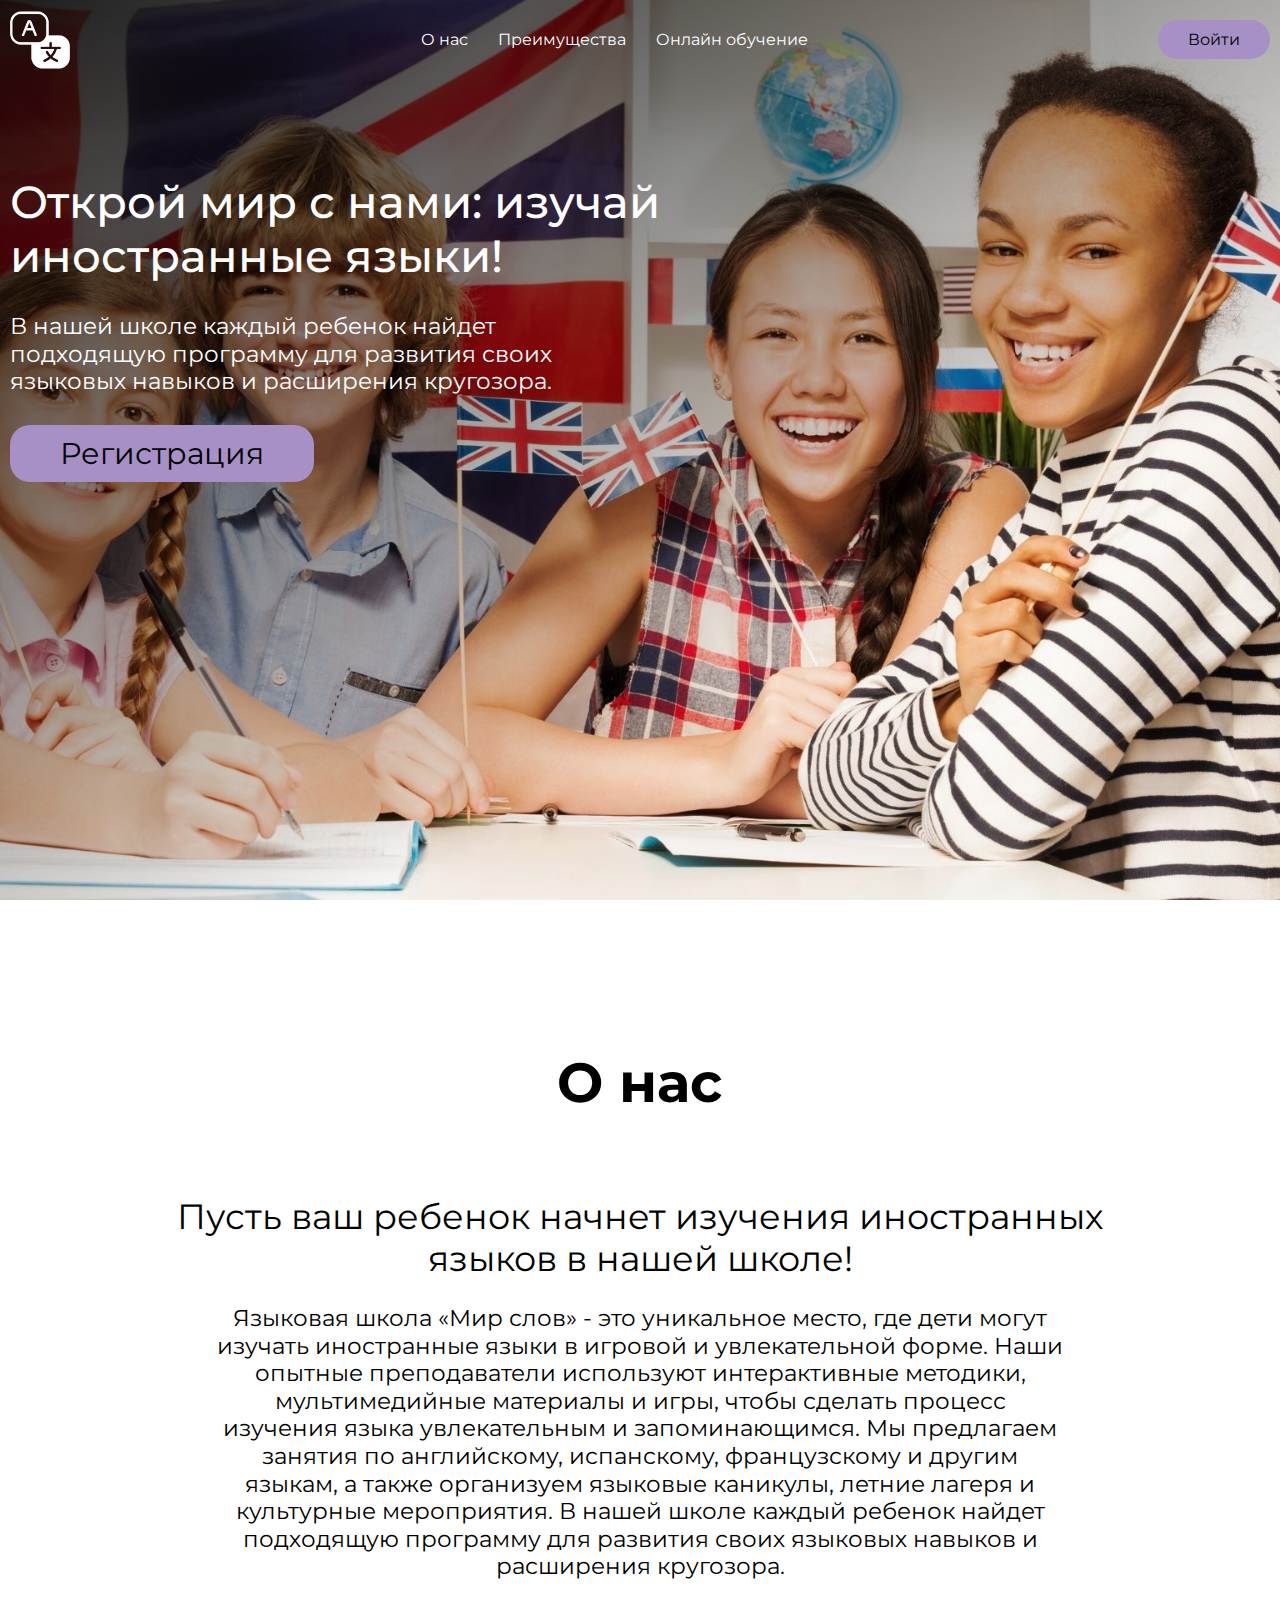
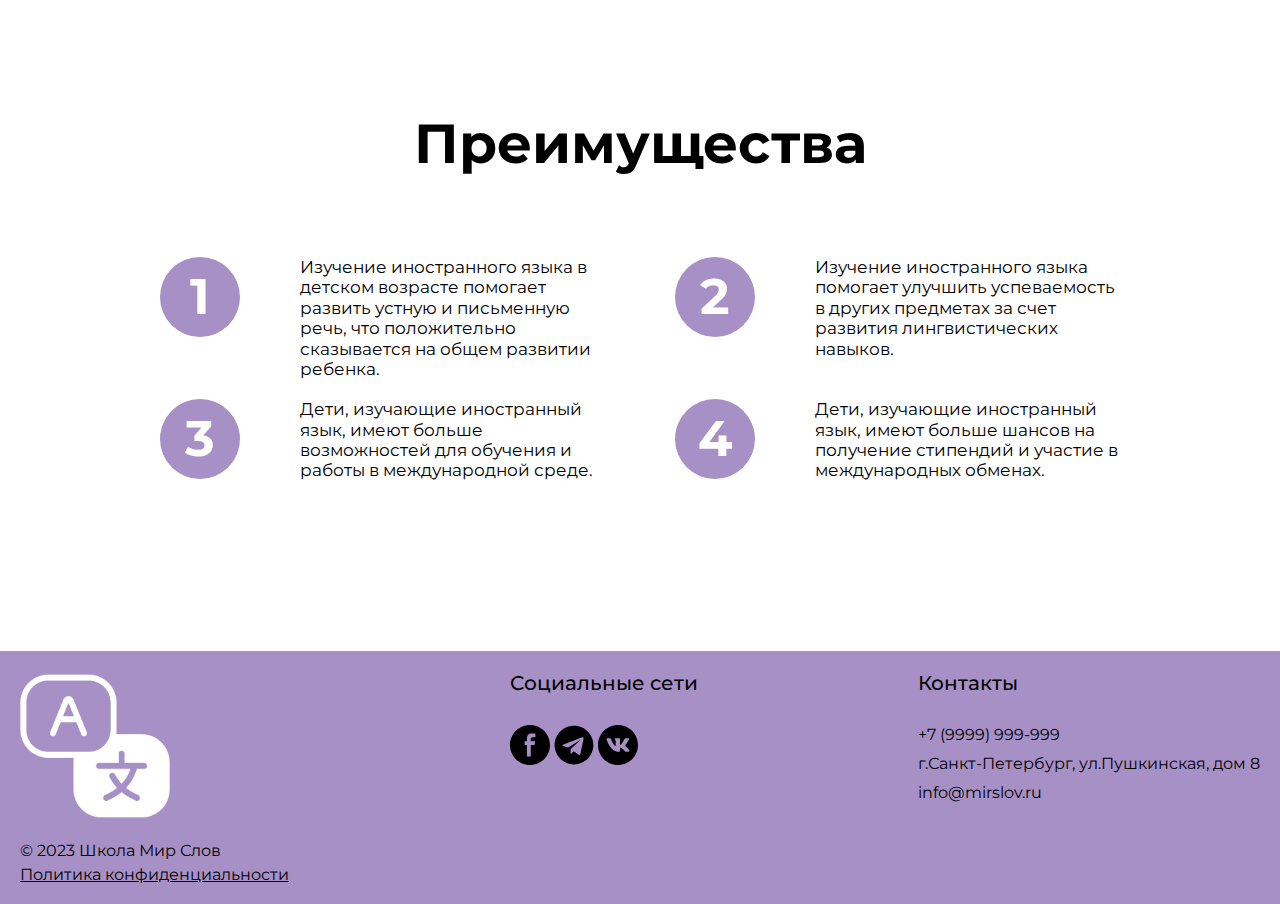
<file: index.html>
<!DOCTYPE html>
<html lang="en">
<head>
    <meta charset="UTF-8">
    <meta name="viewport" content="width=device-width, initial-scale=1.0">
    <link rel="stylesheet" href="/css/reset.css">
    <link rel="stylesheet" href="/css/style.css">
    <link rel="preconnect" href="https://fonts.googleapis.com">
    <link rel="preconnect" href="https://fonts.gstatic.com" crossorigin>
    <link href="https://fonts.googleapis.com/css2?family=Montserrat:wght@400;500&display=swap" rel="stylesheet">
    <title>Mir Slov</title>
</head>
<body>
    
    <div class="wrapper">
        <header class="header header__main">
            <div class="container">
                <div class="header__inner">
                    <a href="#" class="menu__logo">
                        <img src="/images/Logo.svg" alt="Logo" class="menu__logo">
                    </a>
                    <nav class="menu">
                        <ul class="menu__list">
                            <li class="menu__list-item"><a href="#1" class="menu__list-link">
                                О нас
                            </a></li>
                            <li class="menu__list-item"><a href="#2" class="menu__list-link">
                                Преимущества
                            </a></li>
                            <li class="menu__list-item"><a href="#" class="menu__list-link">
                                Онлайн обучение
                            </a></li>
                        </ul>
                    </nav>
                    <div class="menu__buttons">
                        <a href="login.html" class="menu__btn menu__list-link">Войти</a>
                    </div>
                </div>
            </div>
        </header>

        <main class="main">
            <section class="top">
                <div class="container">
                    <h1 class="title">
                        Открой мир с нами: изучай иностранные языки!
                    </h1>
                    <div class="subtitle">
                        <p class="subtitle__text">
                            В нашей школе каждый ребенок найдет подходящую программу для развития своих языковых навыков и расширения кругозора.
                        </p>
                    </div>
                    <div class="top__btn">
                        <a href="registration.html" class="top__btn-link">
                            Регистрация
                        </a>
                    </div>
                </div>
            </section>
            <section id="1" class="about">
                <div class="container">
                    <div class="about__inner">
                        <h1 class="title__about">
                            О нас
                        </h1>
                        <h4 class="subtitle__about">
                            Пусть ваш ребенок начнет изучения иностранных языков в нашей школе!
                        </h4>
                        <p class="subtitle__text">
                            Языковая школа «Мир слов» - это уникальное место, где дети могут изучать иностранные языки в игровой и увлекательной форме. Наши опытные преподаватели используют интерактивные методики, мультимедийные материалы и игры, чтобы сделать процесс изучения языка увлекательным и запоминающимся. Мы предлагаем занятия по английскому, испанскому, французскому и другим языкам, а также организуем языковые каникулы, летние лагеря и культурные мероприятия. В нашей школе каждый ребенок найдет подходящую программу для развития своих языковых навыков и расширения кругозора.
                        </p>
                    </div>
                </div>
            </section>
            <section id="2" class="advantages">
                <div class="container">
                    <div class="advantages__inner">
                        <h1 class="advantages__title">
                            Преимущества
                        </h1>
                        <ol class="advantages__list">
                            <li class="advantages__list-item">
                                Изучение иностранного языка в детском возрасте помогает развить устную и письменную речь, что положительно сказывается на общем развитии ребенка.
                            </li>
                            <li class="advantages__list-item">
                                Изучение иностранного языка помогает улучшить успеваемость в других предметах за счет развития лингвистических навыков.
                            </li>
                            <li class="advantages__list-item">
                                Дети, изучающие иностранный язык, имеют больше возможностей для обучения и работы в международной среде.
                            </li>
                            <li class="advantages__list-item">
                                Дети, изучающие иностранный язык, имеют больше шансов на получение стипендий и участие в международных обменах.
                            </li>
                        </ol>
                    </div>
                </div>
            </section>
        </main>

        <footer class="footer">
            <div class="container">
                <div class="footer__menu">
                    <div class="footer__left">
                        <img src="/images/Logo.svg" alt="Logo" class="footer__logo">
                        <div class="footer__menu-title">
                            <p class="footer__menu-text">
                                © 2023 Школа Мир Слов
                            </p>
                            <p class="footer__menu-policy"><a href="#" class="footer__policy-link">
                                Политика конфиденциальности
                            </a></p>
                        </div>
                    </div>
                    <div class="footer__center">
                        <h1 class="footer__title">Социальные сети</h1>
                        <nav class="footer__social">
                            <a href="#" class="footer__social-link">
                                <img src="/images/fb.svg" alt="Facebook" class="footer__img-social">
                            </a>
                            <a href="#" class="footer__social-link">
                                <img src="/images/tg.svg" alt="Telegram" class="footer__img-social">
                            </a>
                            <a href="#" class="footer__social-link">
                                <img src="/images/vk.svg" alt="Vk" class="footer__img-social">
                            </a>
                        </nav>
                    </div>
                    <div class="footer__right">
                        <h1 class="footer__right-contact">Контакты</h1>
                        <div class="footer__right-phone footer__right-link">
                            <a href="tel:+79999999999" class="footer__phone">+7 (9999) 999-999</a>
                        </div>
                        <div class="footer__right-adress footer__right-link">
                            <a href="https://www.google.com/maps/place/%D0%9F%D1%83%D1%88%D0%BA%D0%B8%D0%BD%D1%81%D0%BA%D0%B0%D1%8F+%D1%83%D0%BB.,+8,+%D0%A1%D0%B0%D0%BD%D0%BA%D1%82-%D0%9F%D0%B5%D1%82%D0%B5%D1%80%D0%B1%D1%83%D1%80%D0%B3,+191040/@59.9298218,30.3577085,17z/data=!3m1!4b1!4m6!3m5!1s0x469631a528ba69d9:0xaafe9d50c646609!8m2!3d59.9298218!4d30.3577085!16s%2Fg%2F11b8v4b1fk?entry=ttu" target="_blank" class="footer__address">г.Санкт-Петербург, ул.Пушкинская, дом 8</a>
                        </div>
                        <div class="footer__right-mail footer__right-link">
                            <a href="mailto:info@mirslov.ru" class="footer__mail">info@mirslov.ru</a>
                        </div>
                    </div>
                </div>
            </div>
        </footer>
    </div>



</body>
</html>
</file>
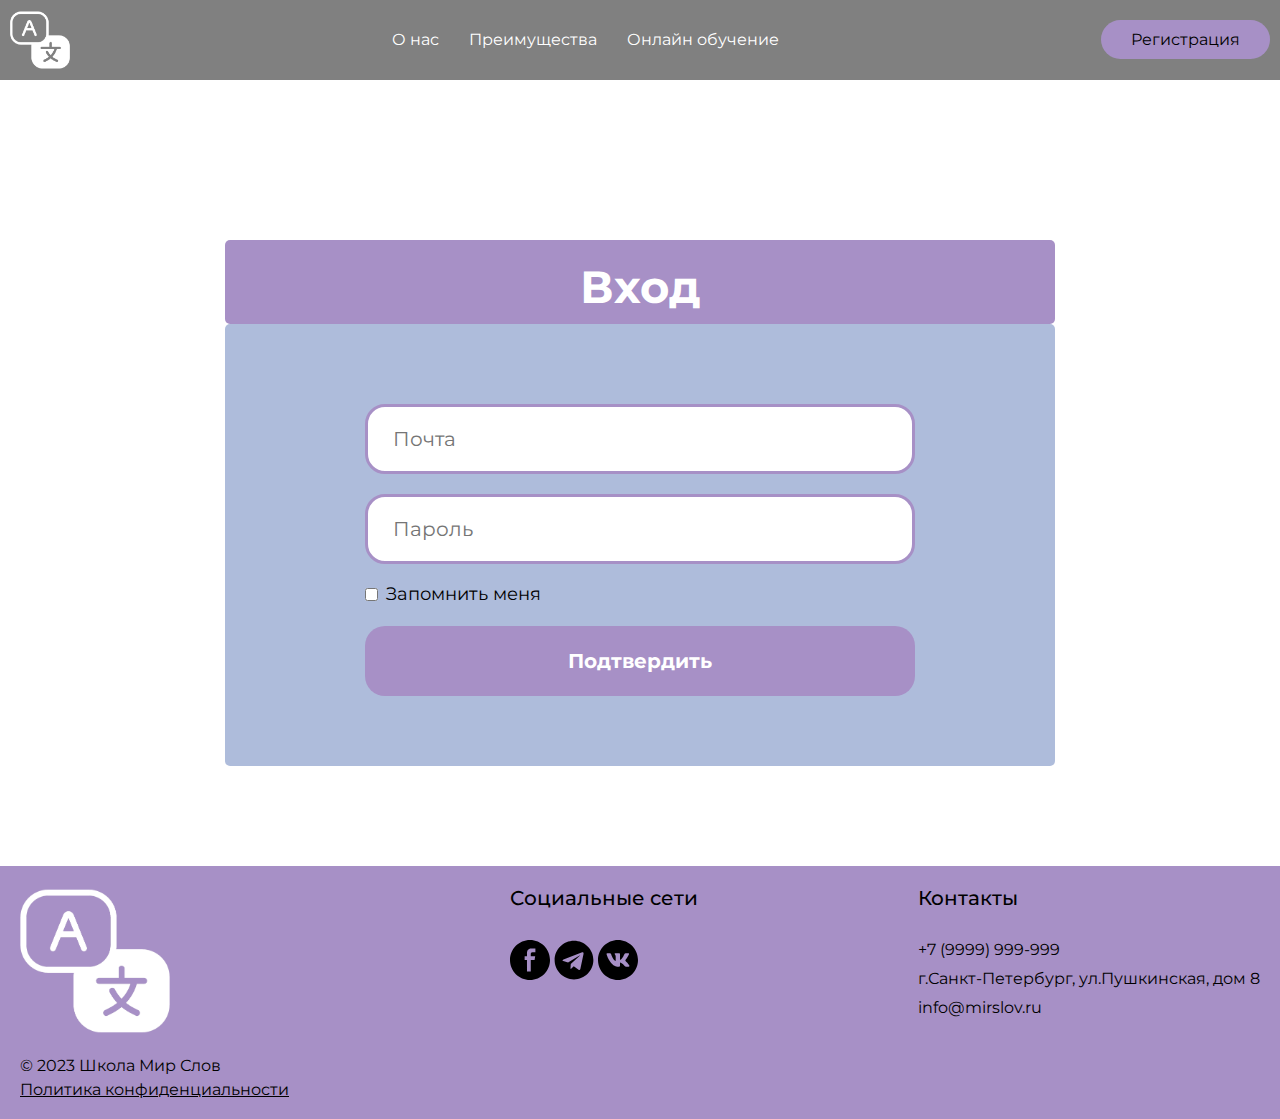
<file: login.html>
<!DOCTYPE html>
<html lang="en">
<head>
    <meta charset="UTF-8">
    <meta name="viewport" content="width=device-width, initial-scale=1.0">
    <link rel="stylesheet" href="/css/reset.css">
    <link rel="stylesheet" href="/css/style.css">
    <link rel="preconnect" href="https://fonts.googleapis.com">
    <link rel="preconnect" href="https://fonts.gstatic.com" crossorigin>
    <link href="https://fonts.googleapis.com/css2?family=Montserrat:wght@400;500&display=swap" rel="stylesheet">
    <title>Mir Slov</title>
</head>
<body>
    
    <div class="wrapper">
        <header class="header">
            <div class="container">
                <div class="header__inner">
                    <a href="index.html" class="menu__logo">
                        <img src="/images/Logo.svg" alt="Logo" class="menu__logo">
                    </a>
                    <nav class="menu">
                        <ul class="menu__list">
                            <li class="menu__list-item"><a href="#" class="menu__list-link">
                                О нас
                            </a></li>
                            <li class="menu__list-item"><a href="#" class="menu__list-link">
                                Преимущества
                            </a></li>
                            <li class="menu__list-item"><a href="#" class="menu__list-link">
                                Онлайн обучение
                            </a></li>
                        </ul>
                    </nav>
                    <div class="menu__buttons">
                        <a href="registration.html" class="menu__btn menu__list-link">Регистрация</a>
                    </div>
                </div>
            </div>
        </header>

        <main class="main">
            <section class="signing">
                <div class="container">
                    <div class="signing__inner">
                        <h1 class="signing__title">
                            Вход
                        </h1>
                        <form action="#" class="form">
                            <div class="wrapper__inner">
                                <input type="email" class="form__input" placeholder="Почта">
                                <input type="password" class="form__input" placeholder="Пароль">
                                <label class="signing__tick" for="#">
                                    <input type="checkbox" class="signing__input">
                                    Запомнить меня
                                </label>
                                <button class="signing__btn" type="submit">
                                    Подтвердить
                                </button>
                            </div>
                        </form>
                    </div>
                </div>
            </section>
        </main>

        <footer class="footer">
            <div class="container">
                <div class="footer__menu">
                    <div class="footer__left">
                        <img src="/images/Logo.svg" alt="Logo" class="footer__logo">
                        <div class="footer__menu-title">
                            <p class="footer__menu-text">
                                © 2023 Школа Мир Слов
                            </p>
                            <p class="footer__menu-policy"><a href="#" class="footer__policy-link">
                                Политика конфиденциальности
                            </a></p>
                        </div>
                    </div>
                    <div class="footer__center">
                        <h1 class="footer__title">Социальные сети</h1>
                        <nav class="footer__social">
                            <a href="#" class="footer__social-link">
                                <img src="/images/fb.svg" alt="Facebook" class="footer__img-social">
                            </a>
                            <a href="#" class="footer__social-link">
                                <img src="/images/tg.svg" alt="Telegram" class="footer__img-social">
                            </a>
                            <a href="#" class="footer__social-link">
                                <img src="/images/vk.svg" alt="Vk" class="footer__img-social">
                            </a>
                        </nav>
                    </div>
                    <div class="footer__right">
                        <h1 class="footer__right-contact">Контакты</h1>
                        <div class="footer__right-phone">
                            <a href="tel:+79999999999" class="footer__phone">+7 (9999) 999-999</a>
                        </div>
                        <div class="footer__right-adress">
                            <a href="#" class="footer__address">г.Санкт-Петербург, ул.Пушкинская, дом 8</a>
                        </div>
                        <div class="footer__right-mail">
                            <a href="mailto:info@mirslov.ru" class="footer__mail">info@mirslov.ru</a>
                        </div>
                    </div>
                </div>
            </div>
        </footer>
    </div>



</body>
</html>
</file>
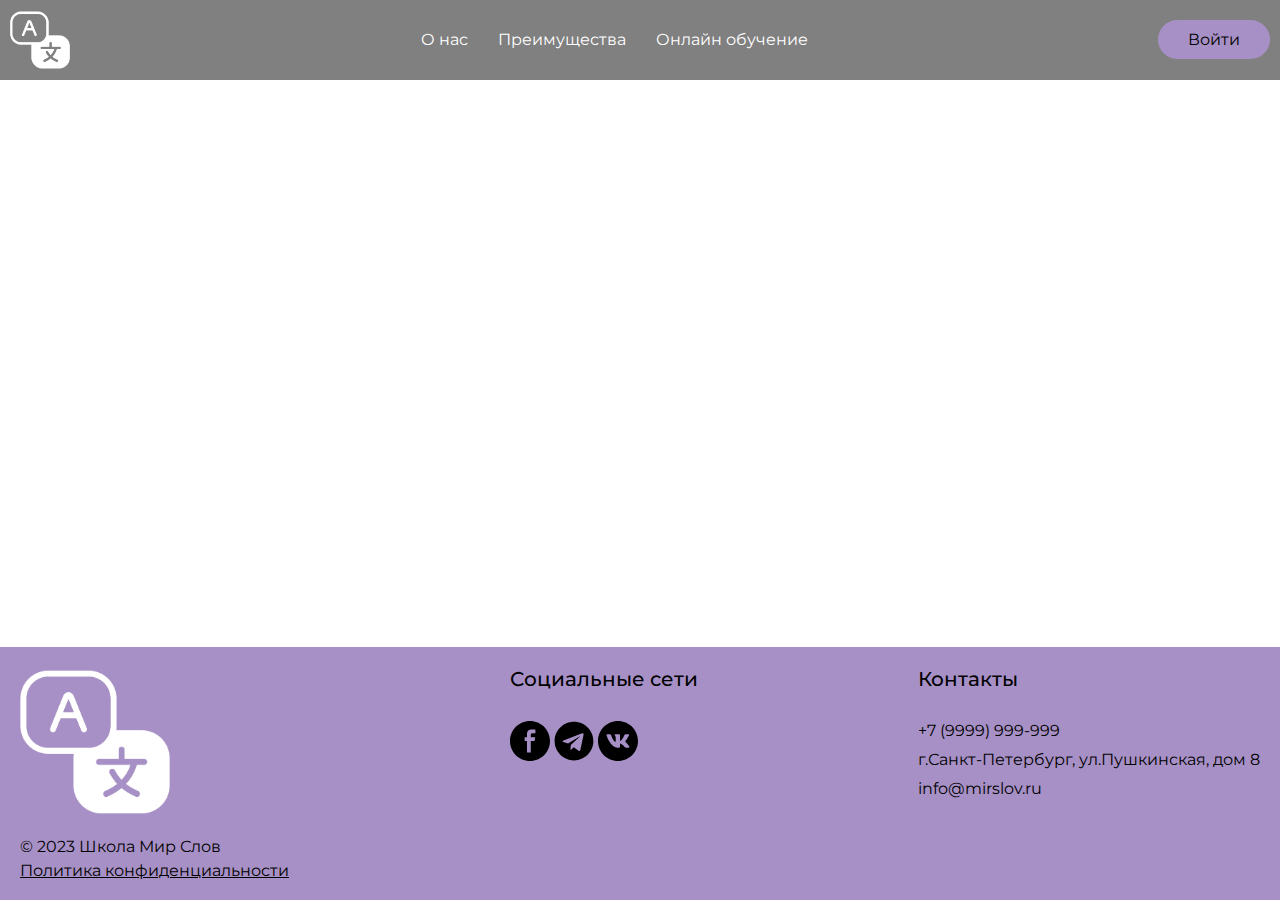
<file: online.html>
<!DOCTYPE html>
<html lang="en">
<head>
    <meta charset="UTF-8">
    <meta name="viewport" content="width=device-width, initial-scale=1.0">
    <link rel="stylesheet" href="/css/reset.css">
    <link rel="stylesheet" href="/css/style.css">
    <link rel="preconnect" href="https://fonts.googleapis.com">
    <link rel="preconnect" href="https://fonts.gstatic.com" crossorigin>
    <link href="https://fonts.googleapis.com/css2?family=Montserrat:wght@400;500&display=swap" rel="stylesheet">
    <title>Mir Slov</title>
</head>
<body>
    
    <div class="wrapper">
        <header class="header">
            <div class="container">
                <div class="header__inner">
                    <a href="#" class="menu__logo">
                        <img src="./images/Logo.svg" alt="Logo" class="menu__logo">
                    </a>
                    <nav class="menu">
                        <ul class="menu__list">
                            <li class="menu__list-item"><a href="#" class="menu__list-link">
                                О нас
                            </a></li>
                            <li class="menu__list-item"><a href="#" class="menu__list-link">
                                Преимущества
                            </a></li>
                            <li class="menu__list-item"><a href="#" class="menu__list-link">
                                Онлайн обучение
                            </a></li>
                        </ul>
                    </nav>
                    <div class="menu__buttons">
                        <a href="#" class="menu__btn menu__list-link">Войти</a>
                    </div>
                </div>
            </div>
        </header>

        <main class="main"></main>

        <footer class="footer">
            <div class="container">
                <div class="footer__menu">
                    <div class="footer__left">
                        <img src="./images/Logo.svg" alt="Logo" class="footer__logo">
                        <div class="footer__menu-title">
                            <p class="footer__menu-text">
                                © 2023 Школа Мир Слов
                            </p>
                            <p class="footer__menu-policy"><a href="#" class="footer__policy-link">
                                Политика конфиденциальности
                            </a></p>
                        </div>
                    </div>
                    <div class="footer__center">
                        <h1 class="footer__title">Социальные сети</h1>
                        <nav class="footer__social">
                            <a href="#" class="footer__social-link">
                                <img src="./images/fb.svg" alt="Facebook" class="footer__img-social">
                            </a>
                            <a href="#" class="footer__social-link">
                                <img src="./images/tg.svg" alt="Telegram" class="footer__img-social">
                            </a>
                            <a href="#" class="footer__social-link">
                                <img src="./images/vk.svg" alt="Vk" class="footer__img-social">
                            </a>
                        </nav>
                    </div>
                    <div class="footer__right">
                        <h1 class="footer__right-contact">Контакты</h1>
                        <div class="footer__right-phone">
                            <a href="tel:+79999999999" class="footer__phone">+7 (9999) 999-999</a>
                        </div>
                        <div class="footer__right-adress">
                            <a href="#" class="footer__address">г.Санкт-Петербург, ул.Пушкинская, дом 8</a>
                        </div>
                        <div class="footer__right-mail">
                            <a href="mailto:info@mirslov.ru" class="footer__mail">info@mirslov.ru</a>
                        </div>
                    </div>
                </div>
            </div>
        </footer>
    </div>



</body>
</html>
</file>
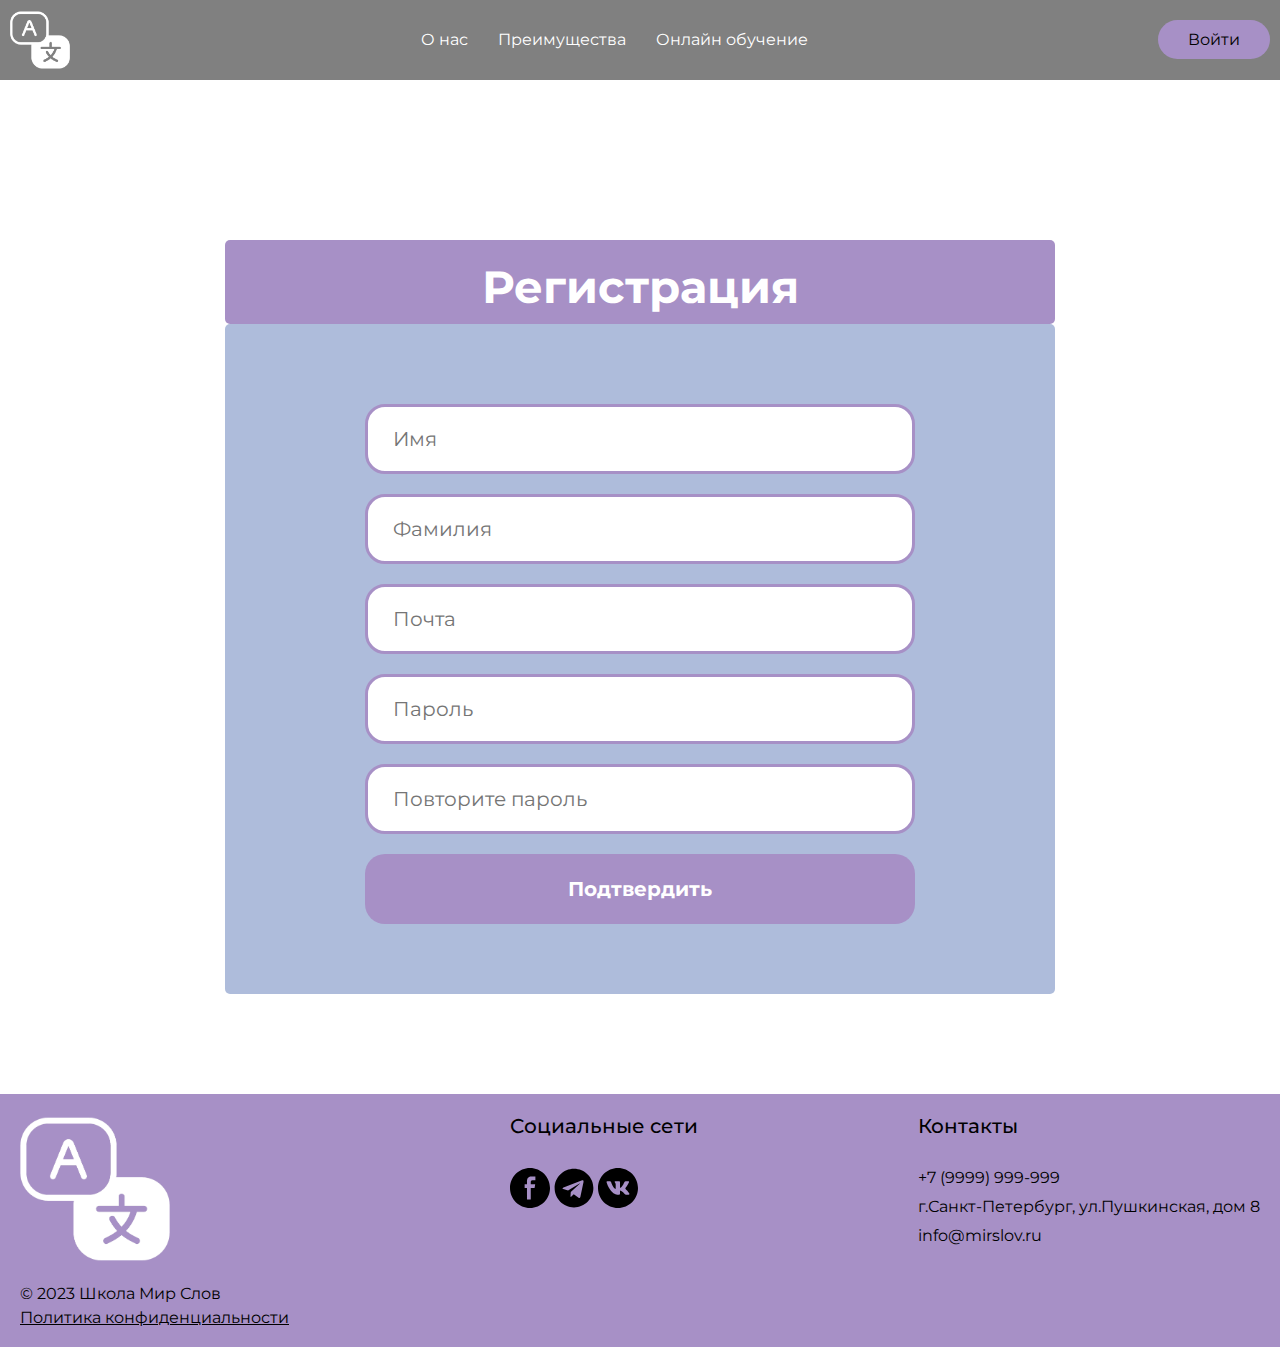
<file: registration.html>
<!DOCTYPE html>
<html lang="en">
<head>
    <meta charset="UTF-8">
    <meta name="viewport" content="width=device-width, initial-scale=1.0">
    <link rel="stylesheet" href="/css/reset.css">
    <link rel="stylesheet" href="/css/style.css">
    <link rel="preconnect" href="https://fonts.googleapis.com">
    <link rel="preconnect" href="https://fonts.gstatic.com" crossorigin>
    <link href="https://fonts.googleapis.com/css2?family=Montserrat:wght@400;500&display=swap" rel="stylesheet">
    <title>Mir Slov</title>
</head>
<body>
    
    <div class="wrapper">
        <header class="header">
            <div class="container">
                <div class="header__inner">
                    <a href="index.html" class="menu__logo">
                        <img src="/images/Logo.svg" alt="Logo" class="menu__logo">
                    </a>
                    <nav class="menu">
                        <ul class="menu__list">
                            <li class="menu__list-item"><a href="#" class="menu__list-link">
                                О нас
                            </a></li>
                            <li class="menu__list-item"><a href="#" class="menu__list-link">
                                Преимущества
                            </a></li>
                            <li class="menu__list-item"><a href="#" class="menu__list-link">
                                Онлайн обучение
                            </a></li>
                        </ul>
                    </nav>
                    <div class="menu__buttons">
                        <a href="login.html" class="menu__btn menu__list-link">Войти</a>
                    </div>
                </div>
            </div>
        </header>

        <main class="main">
            <section class="registration">
                <div class="container">
                    <div class="registration__inner">
                        <h1 class="registration__title">
                            Регистрация
                        </h1>
                        <form action="#" class="form">
                            <div class="wrapper__inner">
                                <input type="text" class="form__input" placeholder="Имя">
                                <input type="text" class="form__input" placeholder="Фамилия">
                                <input type="email" class="form__input" placeholder="Почта">
                                <input type="password" class="form__input" placeholder="Пароль">
                                <input type="password" class="form__input" placeholder="Повторите пароль">
                                <button class="registration__btn" type="submit">
                                    Подтвердить
                                </button>
                            </div>
                        </form>
                    </div>
                </div>
            </section>
        </main>

        <footer class="footer">
            <div class="container">
                <div class="footer__menu">
                    <div class="footer__left">
                        <img src="/images/Logo.svg" alt="Logo" class="footer__logo">
                        <div class="footer__menu-title">
                            <p class="footer__menu-text">
                                © 2023 Школа Мир Слов
                            </p>
                            <p class="footer__menu-policy"><a href="#" class="footer__policy-link">
                                Политика конфиденциальности
                            </a></p>
                        </div>
                    </div>
                    <div class="footer__center">
                        <h1 class="footer__title">Социальные сети</h1>
                        <nav class="footer__social">
                            <a href="#" class="footer__social-link">
                                <img src="/images/fb.svg" alt="Facebook" class="footer__img-social">
                            </a>
                            <a href="#" class="footer__social-link">
                                <img src="/images/tg.svg" alt="Telegram" class="footer__img-social">
                            </a>
                            <a href="#" class="footer__social-link">
                                <img src="/images/vk.svg" alt="Vk" class="footer__img-social">
                            </a>
                        </nav>
                    </div>
                    <div class="footer__right">
                        <h1 class="footer__right-contact">Контакты</h1>
                        <div class="footer__right-phone">
                            <a href="tel:+79999999999" class="footer__phone">+7 (9999) 999-999</a>
                        </div>
                        <div class="footer__right-adress">
                            <a href="#" class="footer__address">г.Санкт-Петербург, ул.Пушкинская, дом 8</a>
                        </div>
                        <div class="footer__right-mail">
                            <a href="mailto:info@mirslov.ru" class="footer__mail">info@mirslov.ru</a>
                        </div>
                    </div>
                </div>
            </div>
        </footer>
    </div>



</body>
</html>
</file>
<file: css/style.css>
html,
body {
    height: 100%;
}

body {
    font-family: 'Montserrat', sans-serif;
    color: #000;
    font-size: 16px;
    font-weight: 400;
    line-height: 1.2;
}

.wrapper {
    min-height: 100%;
    display: flex;
    flex-direction: column;
}

.container {
    max-width: 1820px;
    padding: 0 10px;
    margin: 0 auto;
}

/* HEADER */

.header {
    background-color: grey;
    position: absolute;
    left: 0;
    right: 0;
}

.header__main {
    background-color: transparent;
}

.header__inner {
    display: flex;
    justify-content: space-between;
    align-items: center;
    padding-top: 10px;
    padding-bottom: 10px;
    color: #fff;
}

.menu__logo {
    width: 60px;
    height: 60px;
}

.menu__list {
    display: flex;
    justify-content: space-between;
    gap: 30px;
    font-size: 16px;
}

.menu__list-link:hover {
    color: #A790C6;
    transition: 0.2s;
}

.menu__btn {
    max-width: 200px;
    border-radius: 20px;
    background-color: #A790C6;
    padding: 10px 30px;
    color: #000;
}

.menu__btn:hover {
    background-color: blueviolet;
    transition: 0.2s ease;
    color: #fff;
}

/* MAIN */

.main {
    flex-grow: 1;
}

.top {
    min-height: 100vh;
    background-image: linear-gradient(330deg, rgba(0, 0, 0, 0.00) 31.06%, #000 108.93%), url(../images/Bgtop.jpg);
    background-position: center;
    background-repeat: no-repeat;
    background-size: cover;
    margin-bottom: 150px;
}  

.title {
    padding-top: 175px;
    margin-bottom: 30px;
    max-width: 890px;
    font-size: 45px;
    font-weight: 500;
    color: #fff;
}

.subtitle {
    max-width: 635px;
    font-size: 20px;
    font-weight: 400;
    margin-bottom: 40px;
    color: #fff;
}

.top__btn-link {
    max-width: 260px;
    font-size: 30px;
    font-weight: 400;
    background-color: #A790C6;
    border-radius: 20px;
    padding: 10px 50px;
}

.top__btn-link:hover {
    transition: 0.2s ease;
    color: white;
    background-color: blueviolet;
}

/* ABOUT */

.about {
    margin-bottom: 130px;
}

.about__inner {
    display: flex;
    flex-direction: column;
    text-align: center;
    align-items: center;
}

.title__about {
    font-size: 55px; 
    margin-bottom: 80px;
    font-weight: 700;
}

.subtitle__about {
    font-size: 35px;
    max-width: 970px;
    margin-bottom: 25px;
}

.subtitle__text {
    max-width: 850px;
    font-size: 23px;
}

/* ADVANTAGES */

.advantages {
    margin-bottom: 150px;
}

.advantages__inner {
    display: flex;
    flex-direction: column;
    align-items: center;
    padding: 0 150px;
}

.advantages__title {
    font-size: 55px;
    font-weight: 700;
    margin-bottom: 80px;
}

.advantages__list {
    counter-reset: list;
    display: grid;
    grid-template-columns: 1fr 2fr;
    justify-items: center;
}

.advantages__list-item {
    list-style-type: none;
    width: 445px;
    position: relative;
    margin-left: auto;
    padding-left: 140px;
    padding-bottom: 20px;
    font-size: 17px;
    
}

.advantages__list-item::before {
    content: counter(list);
    counter-increment: list;
    display: flex;
    justify-content: center;
    align-items: center;
    background-color: #A790C6;
    font-size: 50px;
    font-weight: 700;
    color: #fff;
    border-radius: 50%;
    width: 80px;
    height: 80px;
    position: absolute;
    left: 0;
    top: 0;
}

.advantages__list-item {
    max-width: 445px;
}

/* FOOTER */

.footer {
    padding: 20px 0;
    background-color: #A790C6;
}

.footer__img-social {
    width: 40px;
    height: 40px;
}

.footer__menu {
    display: flex;
    justify-content: space-between;
    padding: 0 10px;
}

.footer__logo {
    width: 150px;
    height: 150px;
    margin-bottom: 20px;
}

.footer__menu-text {
    margin-bottom: 5px;
}

.footer__menu-policy {
    text-decoration: underline;
}

.footer__title {
    font-weight: 500;
    font-size: 20px;
}

.footer__phone {
    display: block;
}

.footer__title {
    margin-bottom: 30px;
}

.footer__social-link {
    margin-bottom: 18px;
}

.footer__social-link:last-child {
    margin-bottom: 0px;
}

.footer__right-contact {
    margin-bottom: 30px;
    font-weight: 500;
    font-size: 20px;
}

.footer__phone {
    margin-bottom: 10px;
}

.footer__right-adress {
    margin-bottom: 10px;
    display: inline-block;
    text-align: center;
}

.footer__right-link:hover {
    text-decoration: underline;
}

/* REGISTRATION */

.registration__inner {
    padding-top: 240px;
    max-width: 830px;
    margin: 0 auto;
    text-align: center;
}

.registration__title {
    font-size: 45px;
    font-weight: 700;
    background-color: #A790C6;
    border-radius: 5px;
    padding-top: 20px;
    padding-bottom: 10px;
    color: #fff;
}

.form {
    padding-top: 80px;
    background-color: #aebcdb;
    display: flex;
    flex-direction: column;
    align-items: center;
    margin-bottom: 100px;
    border-radius: 5px;
}

.form__input {
    width: 550px;
    height: 70px;
    font-size: 20px;
    padding-left: 25px;
    border-radius: 20px;
    border: 3px solid #A790C6;
}

.registration__btn {
    width: 550px;
    font-size: 20px;
    font-weight: 700;
    color: #fff;
    background-color: #A790C6;
    border-radius: 20px;
    height: 70px;
    margin-bottom: 70px;
}

.registration__btn:hover {
    transition: 0.3s;
    color: #000;
    background-color: #fff;
}

/* Signing */

.signing__inner {
    padding-top: 240px;
    max-width: 830px;
    margin: 0 auto;
    text-align: center;
}

.signing__title {
    font-size: 45px;
    font-weight: 700;
    background-color: #A790C6;
    border-radius: 5px;
    padding-top: 20px;
    padding-bottom: 10px;
    color: #fff;
}

.form {
    padding-top: 80px;
    background-color: #aebcdb;
    margin-bottom: 100px;
    border-radius: 5px;
}

.wrapper__inner {
    display: flex;
    align-items: flex-start;
    flex-direction: column;
    gap: 20px;
}

.form__input {
    width: 550px;
    height: 70px;
    font-size: 20px;
    padding-left: 25px;
    border-radius: 20px;
    border: 3px solid #A790C6;
}

.signing__btn {
    width: 550px;
    font-size: 20px;
    font-weight: 700;
    color: #fff;
    background-color: #A790C6;
    border-radius: 20px;
    height: 70px;
    margin-bottom: 70px;
}

.signing__btn:hover {
    transition: 0.3s;
    color: #000;
    background-color: #fff;
}

.signing__tick {
    display: flex;
    align-items: center;
    gap: 8px;
    font-size: 18px;
}
</file>
